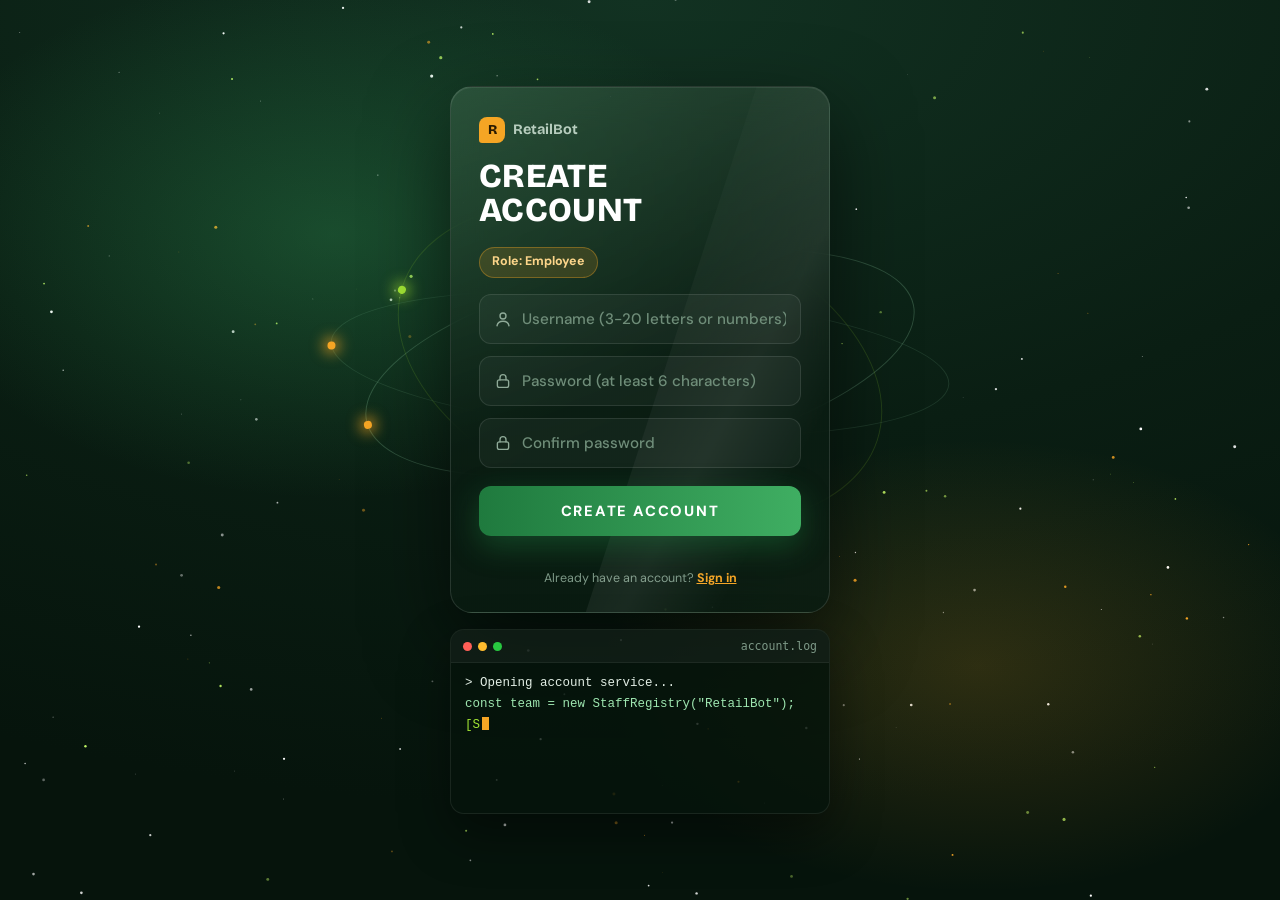
<file: register.html>
<!DOCTYPE html>
<html lang="en">
<head>
  <meta charset="UTF-8">
  <meta name="viewport" content="width=device-width, initial-scale=1.0">
  <title>RetailBot | Create employee account</title>
  <meta name="color-scheme" content="dark">
  <meta name="robots" content="noindex">
  <link rel="preconnect" href="https://fonts.googleapis.com">
  <link rel="preconnect" href="https://fonts.gstatic.com" crossorigin>
  <link href="https://fonts.googleapis.com/css2?family=Bricolage+Grotesque:opsz,wght@12..96,600;12..96,700;12..96,800&family=DM+Sans:wght@400;500;600;700&display=swap" rel="stylesheet">
  <link rel="stylesheet" href="css/style.css">
</head>
<body>
  <!-- REGISTER: hindi naka-link sa login. Buksan nang direkta: register.html -->
  <div class="fx-wrap">
    <canvas id="space" aria-hidden="true"></canvas>
    <div class="nebula" aria-hidden="true"></div>
    <div class="fx-stage">
      <div class="orbits" aria-hidden="true"><i></i><i></i><i></i></div>
      <form id="reg-form" class="fx-card" novalidate>
        <span class="fx-shine" aria-hidden="true"></span>
        <div class="fx-brand"><i>R</i>RetailBot</div>
        <h1>Create<br>account</h1>
        <span class="role-pill">Role: Employee</span>
        <label class="fx-field" for="rg-user"><svg width="18" height="18" viewBox="0 0 24 24" fill="none" stroke="currentColor" stroke-width="1.8" stroke-linecap="round" stroke-linejoin="round" aria-hidden="true"><circle cx="12" cy="8" r="4"/><path d="M4 21c.8-4 4-6 8-6s7.2 2 8 6"/></svg><input id="rg-user" placeholder="Username (3-20 letters or numbers)" autocomplete="username" maxlength="20" aria-label="Username"></label>
        <label class="fx-field" for="rg-pass"><svg width="18" height="18" viewBox="0 0 24 24" fill="none" stroke="currentColor" stroke-width="1.8" stroke-linecap="round" stroke-linejoin="round" aria-hidden="true"><rect x="4.5" y="10.5" width="15" height="10" rx="2.5"/><path d="M8 10.5V7.5a4 4 0 0 1 8 0v3"/></svg><input id="rg-pass" type="password" placeholder="Password (at least 6 characters)" autocomplete="new-password" aria-label="Password"></label>
        <label class="fx-field" for="rg-pass2"><svg width="18" height="18" viewBox="0 0 24 24" fill="none" stroke="currentColor" stroke-width="1.8" stroke-linecap="round" stroke-linejoin="round" aria-hidden="true"><rect x="4.5" y="10.5" width="15" height="10" rx="2.5"/><path d="M8 10.5V7.5a4 4 0 0 1 8 0v3"/></svg><input id="rg-pass2" type="password" placeholder="Confirm password" autocomplete="new-password" aria-label="Confirm password"></label>
        <button class="fx-btn" type="submit"><span class="fx-btn-text">Create account</span><span class="fx-spin" aria-hidden="true"></span></button>
        <div id="rg-msg" class="fx-error" role="alert"></div>
        <p class="fx-note">Already have an account? <a href="index.html">Sign in</a></p>
        <div class="fx-success" aria-hidden="true"><svg viewBox="0 0 100 100" width="110" height="110"><path d="M22 52 L42 72 L80 30"/></svg></div>
      </form>
      <div class="fx-term"><div class="fx-term-bar"><i></i><i></i><i></i><span>account.log</span></div><div id="fx-log" class="fx-log" aria-live="polite"></div></div>
    </div>
  </div>
  <script src="js/login-fx.js"></script>
  <script src="js/register.js"></script>
</body>
</html>
</file>
<file: css/style.css>
/* RetailBot - "Fresh grocery" theme
   Kulay: leaf green (pangunahin), mango (accent), tomato (babala), sa maliwanag na "rice" na background.
   Font: Bricolage Grotesque (headings), DM Sans (body). */
:root{
  color-scheme:light;
  --bg:#E3EADF;            /* sage, mas malamlam */
  --paper:#F7F9F5;          /* off-white na card */
  --leaf:#1F7A3E;          /* primary */
  --leaf-deep:#155C2D;
  --leaf-soft:#E3F1E4;
  --leaf-line:#CFE3D1;
  --mango:#F5A524;         /* accent */
  --mango-soft:#FFF1D6;
  --mango-ink:#8A5400;
  --tomato:#D9472F;        /* danger */
  --tomato-soft:#FDE7E2;
  --sky:#2B6CB0;--sky-soft:#E3EEF9;
  --ink:#14281D;--ink-2:#3B5244;--muted:#6B7F72;
  --line:#D6E0D2;--line-2:#C7D3C3;
  --r-lg:22px;--r-md:16px;--r-sm:11px;
  --sh:0 1px 2px rgba(20,40,29,.05),0 6px 18px rgba(20,40,29,.06);
  --sh-lg:0 20px 50px rgba(20,40,29,.16);
  --f-head:"Bricolage Grotesque","DM Sans",system-ui,sans-serif;
  --f-body:"DM Sans",system-ui,"Segoe UI",Arial,sans-serif;
}
*{box-sizing:border-box}
html{-webkit-text-size-adjust:100%}
body{margin:0;min-height:100vh;font-family:var(--f-body);font-size:14.5px;line-height:1.55;color:var(--ink);background:var(--bg)}
.hidden{display:none!important}
h1,h2,h3,h4{font-family:var(--f-head);color:var(--ink);letter-spacing:-.02em}
.muted{color:var(--muted)}
.small{font-size:.8rem;font-weight:500;font-family:var(--f-body);letter-spacing:0}
.ico{flex:none;display:block}
:focus-visible{outline:3px solid rgba(31,122,62,.35);outline-offset:2px}
::-webkit-scrollbar{width:10px;height:10px}::-webkit-scrollbar-thumb{background:#C9D6C6;border-radius:99px;border:2px solid transparent;background-clip:padding-box}

/* ---------- brand ---------- */
.brand{display:flex;align-items:center;gap:.65rem;font:800 1.5rem var(--f-head);letter-spacing:-.03em;color:var(--ink)}
.brand i{font-style:normal;display:grid;place-items:center;width:38px;height:38px;border-radius:12px 12px 12px 4px;background:var(--leaf);color:#fff;font-size:1.15rem;font-weight:800;
  box-shadow:inset 0 -3px 0 rgba(0,0,0,.15)}

/* ---------- login / register: kalawakan + glass card + terminal (gaya ng video) ---------- */
@property --a{syntax:"<angle>";inherits:false;initial-value:0deg}
.fx-wrap{position:relative;min-height:100vh;display:grid;place-items:center;padding:40px 16px;overflow:hidden;background:radial-gradient(120% 90% at 50% 0%,#123222,#0A1E13 55%,#06140C);color:#E8F2EA;font-family:var(--f-body)}
#space{position:absolute;inset:0;width:100%;height:100%;display:block}
.nebula{position:absolute;inset:-10%;pointer-events:none;transition:opacity 1.2s ease,filter 1.2s ease;
  background:radial-gradient(40% 35% at 30% 30%,rgba(54,166,94,.30),transparent 70%),radial-gradient(35% 30% at 72% 70%,rgba(245,165,36,.16),transparent 70%);
  animation:neb 18s ease-in-out infinite alternate}
@keyframes neb{to{transform:translate(3%,-2%) scale(1.06)}}
.nebula::after{content:"";position:absolute;inset:0;opacity:0;transition:opacity 1.2s ease;
  background:radial-gradient(45% 40% at 70% 25%,rgba(245,165,36,.36),transparent 70%),radial-gradient(45% 40% at 25% 70%,rgba(123,203,58,.32),transparent 70%)}
.fx-wrap.ok .nebula::after{opacity:1}
.fx-stage{position:relative;z-index:1;width:min(380px,100%);display:grid;gap:16px;transition:transform .65s cubic-bezier(.6,0,.4,1),opacity .65s ease,filter .65s ease}
.fx-wrap.leave .fx-stage{transform:scale(1.08);opacity:0;filter:blur(6px)}
/* umiikot na orbit rings sa paligid ng card */
.orbits{position:absolute;left:50%;top:38%;width:0;height:0;pointer-events:none}
.orbits i{position:absolute;left:50%;top:50%;border:1px solid rgba(162,232,187,.22);border-radius:50%;transform:translate(-50%,-50%) rotate(var(--r));animation:orbit var(--d) linear infinite}
.orbits i::after{content:"";position:absolute;top:50%;left:-4px;width:8px;height:8px;border-radius:50%;background:#F5A524;box-shadow:0 0 14px 4px rgba(245,165,36,.75)}
.orbits i:nth-child(1){width:560px;height:200px;--r:-12deg;--d:16s}
.orbits i:nth-child(2){width:500px;height:300px;--r:18deg;--d:22s;border-color:rgba(163,230,53,.16)}
.orbits i:nth-child(2)::after{background:#A3E635;box-shadow:0 0 14px 4px rgba(163,230,53,.7)}
.orbits i:nth-child(3){width:620px;height:140px;--r:4deg;--d:28s;border-color:rgba(162,232,187,.12)}
@keyframes orbit{to{transform:translate(-50%,-50%) rotate(calc(var(--r) + 360deg))}}
/* glass card */
.fx-card{position:relative;overflow:hidden;padding:30px 28px 24px;border-radius:22px;background:linear-gradient(160deg,rgba(64,104,78,.5),rgba(10,28,18,.82) 55%);
  border:1px solid rgba(255,255,255,.12);backdrop-filter:blur(18px);-webkit-backdrop-filter:blur(18px);box-shadow:0 30px 80px rgba(0,0,0,.55),inset 0 1px 0 rgba(255,255,255,.08);
  animation:card-in .8s cubic-bezier(.2,.8,.2,1) both}
@keyframes card-in{from{opacity:0;transform:translateY(18px) scale(.97)}}
.fx-shine{position:absolute;top:-40%;right:-30%;width:70%;height:180%;background:linear-gradient(100deg,transparent,rgba(255,255,255,.07) 40%,transparent 60%);transform:rotate(18deg);pointer-events:none}
/* liwanag na gumagapang sa gilid ng card habang nagve-verify */
.fx-card::before{content:"";position:absolute;inset:0;border-radius:inherit;padding:2px;opacity:0;transition:opacity .3s;pointer-events:none;
  background:conic-gradient(from var(--a),transparent 0 55%,#A3E635 70%,#F5A524 82%,transparent 95%);
  -webkit-mask:linear-gradient(#000 0 0) content-box,linear-gradient(#000 0 0);-webkit-mask-composite:xor;mask-composite:exclude}
.fx-wrap.loading .fx-card::before,.fx-wrap.ok .fx-card::before{opacity:1;animation:trace 1s linear infinite}
.fx-wrap.ok .fx-card::before{background:conic-gradient(from var(--a),#A3E635,#F5A524,#36A65E,#FCD58A,#A3E635)}
@keyframes trace{to{--a:360deg}}
.fx-card.shake{animation:shake .45s ease}
@keyframes shake{20%{transform:translateX(-10px)}40%{transform:translateX(9px)}60%{transform:translateX(-6px)}80%{transform:translateX(4px)}}
.fx-brand{display:flex;align-items:center;gap:.5rem;font:700 .9rem var(--f-head);color:#B7CDBE;margin-bottom:1rem}
.fx-brand i{font-style:normal;display:grid;place-items:center;width:26px;height:26px;border-radius:8px 8px 8px 3px;background:var(--mango);color:#2A1A00;font-size:.85rem;font-weight:800}
.fx-card h1{margin:0 0 1.4rem;font:800 2.1rem/1.02 var(--f-head);text-transform:uppercase;letter-spacing:.01em;color:#fff}
.fx-field{position:relative;display:flex;align-items:center;gap:.65rem;height:50px;padding:0 14px;margin-bottom:12px;border-radius:12px;color:#8FAA98;
  background:rgba(255,255,255,.04);border:1px solid rgba(255,255,255,.1);transition:border-color .25s,box-shadow .25s,background .25s}
.fx-field:hover{border-color:rgba(255,255,255,.2)}
.fx-field:focus-within{color:#F5A524;background:rgba(245,165,36,.05);border-color:transparent;
  box-shadow:0 0 0 1.5px #F5A524,0 0 0 1.5px #F5A524 inset,0 0 22px rgba(245,165,36,.28),0 0 40px rgba(54,166,94,.25)}
.fx-field input,.fx-field input:hover,.fx-field input:focus{flex:1;min-width:0;height:100%;padding:0;border:0;background:transparent;box-shadow:none;outline:none;color:#fff;font:500 .95rem var(--f-body)}
.fx-field input::placeholder{color:#6F8D79}
.fx-field input:-webkit-autofill{-webkit-box-shadow:0 0 0 40px #17301F inset;-webkit-text-fill-color:#fff;caret-color:#fff}
.fx-btn{position:relative;overflow:hidden;width:100%;height:50px;margin-top:6px;border:0;border-radius:12px;cursor:pointer;color:#fff;font:800 .92rem var(--f-body);letter-spacing:.12em;text-transform:uppercase;
  background:linear-gradient(90deg,#1F7A3E,#3FAE62);box-shadow:0 10px 30px rgba(31,122,62,.45);transition:transform .2s,box-shadow .2s,filter .2s}
.fx-btn:hover{transform:translateY(-2px);box-shadow:0 14px 36px rgba(63,174,98,.5),0 0 0 1px rgba(245,165,36,.5);filter:brightness(1.08)}
.fx-btn:focus-visible{outline:2px solid #fff;outline-offset:3px}
/* parang tubig na alon sa button habang naglo-load */
.fx-btn::after{content:"";position:absolute;left:50%;top:50%;width:30px;height:30px;border-radius:50%;background:rgba(255,255,255,.55);transform:translate(-50%,-50%) scale(0);opacity:0}
.fx-wrap.loading .fx-btn::after{animation:ripple 1s ease-out infinite}
@keyframes ripple{0%{transform:translate(-50%,-50%) scale(0);opacity:.7}100%{transform:translate(-50%,-50%) scale(14);opacity:0}}
.fx-spin{position:absolute;left:50%;top:50%;width:22px;height:22px;margin:-11px 0 0 -11px;border-radius:50%;border:2.5px solid rgba(255,255,255,.3);border-top-color:#fff;opacity:0;animation:spin .7s linear infinite}
.fx-wrap.loading .fx-spin{opacity:1}.fx-wrap.loading .fx-btn-text{opacity:0}
@keyframes spin{to{transform:rotate(360deg)}}
.fx-error{min-height:1.2rem;margin-top:.7rem;color:#FF8A8A;font-size:.85rem;font-weight:600;text-align:center}
.fx-note{margin:.2rem 0 0;color:#7E9A88;font-size:.78rem;text-align:center}
.fx-note a{color:#F5A524;font-weight:700}
/* success: nawawala ang laman, lumalabas ang berdeng check */
.fx-card>*:not(.fx-success):not(.fx-shine){transition:opacity .45s ease,filter .45s ease,transform .45s ease}
.fx-wrap.ok .fx-card>*:not(.fx-success):not(.fx-shine){opacity:0;filter:blur(6px);transform:scale(.96)}
.fx-success{position:absolute;inset:0;display:grid;place-items:center;opacity:0;pointer-events:none;transition:opacity .3s ease}
.fx-success svg{fill:none;stroke:#7BE495;stroke-width:9;stroke-linecap:round;stroke-linejoin:round;filter:drop-shadow(0 0 14px rgba(123,228,149,.75));stroke-dasharray:110;stroke-dashoffset:110}
.fx-wrap.ok .fx-success{opacity:1}
.fx-wrap.ok .fx-success svg{animation:draw .6s .25s cubic-bezier(.6,0,.3,1) forwards,popc .6s .25s ease both}
@keyframes draw{to{stroke-dashoffset:0}}
@keyframes popc{0%{transform:scale(.6)}60%{transform:scale(1.12)}100%{transform:scale(1)}}
/* terminal */
.fx-term{border-radius:14px;background:rgba(6,20,12,.82);border:1px solid rgba(255,255,255,.08);box-shadow:0 20px 50px rgba(0,0,0,.45);overflow:hidden;animation:card-in .8s .15s cubic-bezier(.2,.8,.2,1) both}
.fx-term-bar{display:flex;align-items:center;gap:6px;padding:9px 12px;background:rgba(255,255,255,.04);border-bottom:1px solid rgba(255,255,255,.06)}
.fx-term-bar i{width:9px;height:9px;border-radius:50%;background:#FF5F57}.fx-term-bar i:nth-child(2){background:#FEBC2E}.fx-term-bar i:nth-child(3){background:#28C840}
.fx-term-bar span{margin-left:auto;font:500 .72rem ui-monospace,Consolas,monospace;color:#7E9A88}
.fx-log{height:150px;padding:10px 14px;overflow:hidden;font:12.5px/1.65 ui-monospace,"Cascadia Code",Consolas,"Courier New",monospace;color:#B7CDBE;white-space:pre-wrap;word-break:break-word}
.fx-log .ln:last-child::after{content:"";display:inline-block;width:7px;height:13px;margin-left:2px;vertical-align:-2px;background:#F5A524;animation:cursor 1s steps(1) infinite}
@keyframes cursor{50%{opacity:0}}
.t-cmd{color:#E2EEE5}.t-code{color:#9EE6B0}.t-secure{color:#A3E635}.t-info{color:#C8E6B0}.t-pending{color:#FBBF24}
.t-success{color:#7BE495;font-weight:700}.t-error{color:#FF8A8A;font-weight:700}.t-token{color:#5ED6A0}.t-system,.t-status{color:#F5A524}
/* register: role at mensahe */
.role-pill{display:inline-flex;margin:-.6rem 0 1rem;padding:.3rem .75rem;border-radius:99px;background:rgba(245,165,36,.15);border:1px solid rgba(245,165,36,.35);color:#FCD58A;font-size:.78rem;font-weight:700}
.fx-ok{min-height:1.2rem;margin-top:.7rem;color:#7BE495;font-size:.86rem;font-weight:600;text-align:center}
.fx-ok a{color:#F5A524;font-weight:800}
@media(max-width:520px){.fx-card{padding:24px 20px 20px}.fx-card h1{font-size:1.8rem}.orbits i:nth-child(1){width:420px}.orbits i:nth-child(3){width:460px}}

/* ---------- layout ---------- */
.app{display:grid;grid-template-columns:256px 1fr;min-height:100vh}
.sidebar{position:sticky;top:0;height:100vh;display:flex;flex-direction:column;background:linear-gradient(180deg,#123222 0%,#0C2217 100%);border-right:1px solid #0A1C12;box-shadow:4px 0 24px rgba(10,28,18,.18);z-index:5}
.logo{padding:1.5rem 1.3rem 1.4rem;color:#fff}
.logo i{background:var(--mango);color:#2A1A00}
.nav-label{padding:.2rem 1.7rem .5rem;font-size:.76rem;font-weight:600;color:#7E9A88}
#nav{flex:1;padding:.2rem .8rem;overflow:auto;display:flex;flex-direction:column;gap:.2rem}
#nav button{position:relative;display:flex;align-items:center;gap:.8rem;width:100%;text-align:left;background:transparent;border:0;color:#B4C8BA;padding:.74rem .95rem;border-radius:12px;font:600 .92rem var(--f-body);cursor:pointer;
  transition:background .2s ease,color .2s ease,transform .25s cubic-bezier(.2,.8,.2,1);overflow:hidden}
/* kaliwang guhit na lumalaki kapag tinapat ang mouse */
#nav button::before{content:"";position:absolute;left:0;top:50%;width:3px;height:0;border-radius:0 3px 3px 0;background:var(--mango);transform:translateY(-50%);transition:height .25s cubic-bezier(.2,.8,.2,1)}
/* kumikinang na dumadaan kapag tinapat */
#nav button::after{content:"";position:absolute;inset:0;background:linear-gradient(100deg,transparent 30%,rgba(255,255,255,.08) 50%,transparent 70%);transform:translateX(-120%);transition:transform .6s ease}
#nav button:hover{background:rgba(255,255,255,.06);color:#fff;transform:translateX(4px)}
#nav button:hover::before{height:55%}
#nav button:hover::after{transform:translateX(120%)}
#nav button:hover .ico{animation:nav-wiggle .5s ease}
@keyframes nav-wiggle{0%,100%{transform:none}30%{transform:rotate(-12deg) scale(1.15)}60%{transform:rotate(8deg) scale(1.1)}}
#nav button.active{background:linear-gradient(100deg,rgba(245,165,36,.18),rgba(255,255,255,.05));color:#fff;transform:none}
#nav button.active::before{height:70%}
#nav button.active .ico{color:var(--mango)}
#nav button:active{transform:translateX(4px) scale(.98)}
.side-foot{padding:1rem 1.1rem 1.2rem;border-top:1px solid rgba(255,255,255,.08);display:grid;gap:.8rem}
.who{display:flex;align-items:center;gap:.7rem;min-width:0}
.who b{display:block;color:#fff;font-size:.9rem;text-transform:capitalize}.who small{display:block;color:#8FAA98;font-size:.76rem}
.avatar{flex:none;display:grid;place-items:center;width:36px;height:36px;border-radius:50%;background:var(--mango);color:#2A1A00;font:800 .95rem var(--f-head);box-shadow:0 0 0 3px rgba(245,165,36,.2)}
.btn-ghost{width:100%;background:rgba(255,255,255,.04);border:1px solid rgba(255,255,255,.14);color:#D2E0D6;padding:.6rem;border-radius:var(--r-sm);cursor:pointer;font:600 .86rem var(--f-body);transition:.2s}
.btn-ghost:hover{border-color:#E7735F;color:#fff;background:rgba(217,71,47,.85)}
.content{padding:2.2rem 2.6rem 3.5rem;max-width:1480px;width:100%;min-width:0}

/* ---------- page heading ---------- */
.page-head{display:flex;align-items:center;gap:1rem;margin:0 0 1.6rem}
.page-icon{display:grid;place-items:center;flex:0 0 48px;height:48px;border-radius:14px;background:var(--leaf-soft);color:var(--leaf)}
h2.title{margin:0;font-size:2rem;font-weight:800;line-height:1.1;letter-spacing:-.03em}
.sub{color:var(--muted);margin:.25rem 0 0;font-size:.92rem}

/* ---------- dashboard: notification ---------- */
.dash-top{position:relative;z-index:40;display:flex;justify-content:space-between;align-items:flex-start;gap:1rem}
.dash-top .page-head{flex:1;min-width:0}
.notif{position:relative;flex:none}
.notif-btn{position:relative;width:50px;height:50px;border-radius:15px;display:grid;place-items:center;cursor:pointer;background:var(--paper);border:1px solid var(--line-2);color:var(--leaf);box-shadow:var(--sh);transition:border-color .15s,background .15s}
.notif-btn:hover,.notif-btn[aria-expanded="true"]{border-color:var(--leaf);background:var(--leaf-soft)}
.notif-count{position:absolute;top:-7px;right:-7px;min-width:22px;height:22px;padding:0 6px;border-radius:99px;background:var(--tomato);color:#fff;font:700 .74rem var(--f-body);display:grid;place-items:center;border:2px solid var(--bg)}
.notif-panel{position:absolute;right:0;top:calc(100% + 10px);width:min(390px,calc(100vw - 2rem));z-index:60;background:var(--paper);border:1px solid var(--line);border-radius:var(--r-md);box-shadow:var(--sh-lg);overflow:hidden}
.notif-head{padding:.95rem 1.15rem;font:700 1rem var(--f-head);border-bottom:1px solid var(--line);background:var(--leaf-soft);color:var(--leaf-deep)}
.notif-list{max-height:min(430px,60vh);overflow-y:auto;padding:.3rem 0}
.notif-list .muted{padding:.8rem 1.15rem;margin:0}
.notif-item{display:flex;gap:.75rem;align-items:center;padding:.7rem 1.15rem;font-size:.9rem;color:var(--ink-2);border-bottom:1px solid var(--line)}
.notif-item:last-child{border-bottom:0}

/* ---------- hero (dashboard) + price tag ---------- */
.hero{position:relative;overflow:hidden;padding:1.8rem 2rem;margin-bottom:1.4rem;border-radius:var(--r-lg);display:flex;justify-content:space-between;align-items:center;gap:1.5rem;flex-wrap:wrap;
  background:var(--leaf);color:#fff}
.hero::before{content:"";position:absolute;width:260px;height:260px;left:-80px;bottom:-170px;border-radius:50%;background:#2E9150}
.hero>*{position:relative;z-index:1}
.hero h2{margin:0;font-size:2rem;font-weight:800;color:#fff;letter-spacing:-.03em}
.hero p{margin:.35rem 0 0;color:#DDF0E0;font-size:.98rem}
/* Ang "price tag": ang isang bold na elemento ng design */
.tag{position:relative;min-width:230px;padding:1rem 1.4rem 1rem 2.6rem;background:var(--mango);color:#3A2400;border-radius:10px 18px 18px 10px;transform:rotate(-2deg);
  box-shadow:0 10px 24px rgba(0,0,0,.18);display:grid;gap:.1rem}
.tag::before{content:"";position:absolute;left:1rem;top:50%;width:12px;height:12px;margin-top:-6px;border-radius:50%;background:var(--leaf)}
.tag small{font-size:.8rem;font-weight:600;opacity:.85}
.tag b{font:800 2rem var(--f-head);letter-spacing:-.03em;line-height:1.1}

/* ---------- cards / stats ---------- */
.card{position:relative;background:var(--paper);border:1px solid var(--line);border-radius:var(--r-md);padding:1.35rem 1.45rem;margin-bottom:1.2rem;box-shadow:var(--sh)}
.card h3{margin:0 0 1rem;font-size:1.12rem;font-weight:700;display:flex;justify-content:space-between;align-items:center;gap:.8rem}
.stats{display:grid;grid-template-columns:repeat(auto-fit,minmax(190px,1fr));gap:1rem;margin-bottom:1.3rem}
.stat{display:flex;gap:.9rem;align-items:center;background:var(--paper);border:1px solid var(--line);border-radius:var(--r-md);padding:1.1rem 1.15rem;box-shadow:var(--sh)}
.stat .ic{flex:none;display:grid;place-items:center;width:46px;height:46px;border-radius:13px;background:var(--leaf-soft);color:var(--leaf)}
.stat.amb .ic{background:var(--mango-soft);color:var(--mango-ink)}.stat.red .ic{background:var(--tomato-soft);color:var(--tomato)}.stat.blu .ic{background:var(--sky-soft);color:var(--sky)}
.stat .lbl{color:var(--muted);font-size:.82rem;font-weight:600}
.stat .val{font:800 1.6rem var(--f-head);letter-spacing:-.03em;color:var(--ink);margin:.05rem 0;line-height:1.2}
.stat .note{font-size:.76rem;color:var(--muted)}
.grid2{display:grid;grid-template-columns:1.4fr 1fr;gap:1.2rem;align-items:start}

/* ---------- forms ---------- */
input,select{height:2.7rem;padding:.65rem .85rem;border:1px solid var(--line-2);border-radius:var(--r-sm);font:.94rem var(--f-body);background:#FCFDFB;color:var(--ink);transition:border-color .15s,box-shadow .15s,background .15s}
input::placeholder{color:#97A69B}
input:focus,select:focus{outline:0;border-color:var(--leaf);box-shadow:0 0 0 3px rgba(31,122,62,.15);background:#fff}
input[type=file]{height:auto;padding:.45rem;color:var(--muted);max-width:100%}
input[type=file]::file-selector-button{margin-right:.7rem;padding:.4rem .85rem;border:1px solid var(--line-2);border-radius:8px;background:var(--leaf-soft);color:var(--leaf-deep);font:600 .82rem var(--f-body);cursor:pointer}
.form-row{display:grid;grid-template-columns:repeat(auto-fit,minmax(150px,1fr));gap:.9rem;align-items:end}
.form-row label,.dialog label{display:block;font-size:.82rem;font-weight:600;margin-bottom:.35rem;color:var(--ink-2)}
.form-row input,.form-row select{width:100%}
.btn{display:inline-flex;align-items:center;justify-content:center;gap:.45rem;background:var(--leaf);color:#fff;border:1px solid var(--leaf);padding:.64rem 1.15rem;border-radius:var(--r-sm);font:700 .9rem var(--f-body);cursor:pointer;transition:background .15s,border-color .15s,transform .1s;white-space:nowrap}
.btn:hover{background:var(--leaf-deep);border-color:var(--leaf-deep)}
.btn:active{transform:translateY(1px)}
.btn.sec{background:var(--paper);color:var(--leaf-deep);border-color:var(--line-2)}
.btn.sec:hover{border-color:var(--leaf);background:var(--leaf-soft)}
.btn.red{background:var(--tomato);border-color:var(--tomato)}.btn.red:hover{background:#B83A25;border-color:#B83A25}
.btn.sm{padding:.35rem .75rem;font-size:.8rem;border-radius:9px}
.btn:disabled{opacity:.5;cursor:not-allowed}

/* ---------- tables ---------- */
.tbl-wrap{overflow-x:auto}
table{width:100%;border-collapse:collapse;font-size:.9rem}
th{text-align:left;color:var(--muted);font-size:.8rem;font-weight:600;padding:.7rem .75rem;border-bottom:1px solid var(--line-2);white-space:nowrap;background:#EEF3EB}
td{padding:.8rem .75rem;border-bottom:1px solid var(--line);color:var(--ink-2);vertical-align:middle}
tbody tr:last-child td{border-bottom:0}
tbody tr:hover td{background:#FAFCF8}
td b{color:var(--ink);font-weight:650;text-transform:capitalize}td small{color:var(--muted)}
.badge{display:inline-block;padding:.22rem .65rem;border-radius:99px;font-size:.75rem;font-weight:700;white-space:nowrap}
.b-ok{background:var(--leaf-soft);color:var(--leaf-deep)}.b-low{background:var(--mango-soft);color:var(--mango-ink)}.b-bad{background:var(--tomato-soft);color:#A8321D}
.msg{padding:.75rem 1rem;border-radius:12px;margin-bottom:1rem;font-size:.88rem;font-weight:600;border:1px solid transparent}
.msg.ok{background:var(--leaf-soft);border-color:var(--leaf-line);color:var(--leaf-deep)}.msg.err{background:var(--tomato-soft);border-color:#F4C3B8;color:#A8321D}.msg.info{background:var(--sky-soft);border-color:#C4D9EF;color:var(--sky)}

/* ---------- scanner / cart ---------- */
#reader{width:100%;max-width:460px;min-height:60px;border-radius:var(--r-md);overflow:hidden;margin-bottom:1rem;border:1px solid var(--line-2);background:#F8FAF6}
#reader video{border-radius:12px}
#reader button{padding:.45rem .85rem;border-radius:9px;border:1px solid var(--leaf);background:var(--leaf);color:#fff;font-family:inherit;font-weight:600;cursor:pointer}
#reader a,#reader span{color:var(--muted)!important}
.row{display:flex;gap:.6rem;flex-wrap:wrap;margin-bottom:1rem;align-items:center}
.row input{flex:1;min-width:180px}
.total{display:flex;justify-content:space-between;font:800 1.5rem var(--f-head);letter-spacing:-.02em;margin:1.1rem 0;padding-top:1rem;border-top:2px dashed var(--line-2);color:var(--ink)}
.qty{display:inline-flex;align-items:center;gap:.7rem;font-weight:700}
.dot{width:9px;height:9px;border-radius:50%;flex:none;background:var(--leaf)}.dot.red{background:var(--tomato)}.dot.amb{background:var(--mango)}
.bars{display:flex;align-items:flex-end;gap:1rem;height:220px;padding-top:.6rem}
.bar{flex:1;display:flex;flex-direction:column;justify-content:flex-end;align-items:center;gap:.4rem;height:100%;font-size:.8rem;color:var(--muted)}
.bar span{width:100%;max-width:58px;border-radius:10px 10px 3px 3px;background:var(--leaf);min-height:4px}
.bar:last-child span{background:var(--mango)}
.bar b{color:var(--ink-2);font-size:.74rem;font-weight:650;min-height:1em}
.rank{display:flex;justify-content:space-between;padding:.7rem 0;border-bottom:1px solid var(--line);color:var(--ink-2);text-transform:capitalize}.rank:last-child{border-bottom:0}
.spanel{background:#F8FAF6;border:1px solid var(--line);border-radius:12px;padding:.9rem 1rem;margin-top:.8rem;line-height:1.7}.spanel h4{margin:0 0 .3rem;font-size:1.1rem}

/* ---------- chat ---------- */
.chat-layout{display:grid;grid-template-columns:250px 1fr;gap:1.2rem;align-items:stretch}
.chat-layout.solo{grid-template-columns:1fr}
.chat-history{background:var(--paper);border:1px solid var(--line);border-radius:var(--r-md);padding:1rem;box-shadow:var(--sh);height:calc(100vh - 190px);min-height:460px;overflow-y:auto;display:flex;flex-direction:column;gap:.25rem}
.new-chat{width:100%;margin-bottom:.8rem}
.hist-title{font-size:.8rem;font-weight:600;color:var(--muted);padding:.2rem .4rem .4rem}
.hist{display:flex;align-items:center;border-radius:10px;transition:background .12s}
.hist:hover{background:#F3F7F1}
.hist.active{background:var(--leaf-soft)}
.hist-open{flex:1;min-width:0;text-align:left;background:none;border:0;padding:.6rem .55rem;cursor:pointer;font-family:inherit;color:var(--ink-2)}
.hist-open span{display:block;font-size:.88rem;font-weight:600;white-space:nowrap;overflow:hidden;text-overflow:ellipsis;color:var(--ink)}
.hist-open small{font-size:.74rem;color:var(--muted)}
.hist-del{flex:none;background:none;border:0;color:var(--muted);padding:.4rem;border-radius:8px;cursor:pointer;opacity:0;transition:opacity .12s}
.hist:hover .hist-del,.hist.active .hist-del,.hist-del:focus-visible{opacity:1}
.hist-del:hover{color:var(--tomato);background:var(--tomato-soft)}
.hist-empty{color:var(--muted);font-size:.85rem;padding:.4rem}
.hist-user{font-weight:700;color:var(--leaf-deep)}.hist-user.emp{color:var(--mango-ink)}
.view-note{padding:.6rem 1.3rem;background:var(--mango-soft);color:var(--mango-ink);font-size:.85rem;border-bottom:1px solid #F3DDAE}
.chat{display:flex;flex-direction:column;height:calc(100vh - 190px);min-height:460px;padding:0;margin:0;overflow:hidden}
.chat-top{display:flex;align-items:center;gap:.8rem;padding:.9rem 1.3rem;border-bottom:1px solid var(--line)}
.chat-top>div{flex:1}
.chat-top b{display:block;font:700 1.02rem var(--f-head)}
.chat-top small{display:flex;align-items:center;gap:.4rem;color:var(--muted);font-size:.78rem}
.online{width:8px;height:8px;border-radius:50%;background:#2FB45A;box-shadow:0 0 0 3px rgba(47,180,90,.18)}
.bot-ava{flex:none;display:grid;place-items:center;width:34px;height:34px;border-radius:11px 11px 11px 3px;background:var(--leaf);color:#fff}
.bot-ava.big{width:42px;height:42px;border-radius:13px 13px 13px 4px}
.me-ava{flex:none;display:grid;place-items:center;width:34px;height:34px;border-radius:50%;background:var(--mango-soft);color:var(--mango-ink);font:800 .9rem var(--f-head)}
.msgs{flex:1;overflow:auto;padding:1.4rem 1.3rem;display:flex;flex-direction:column;gap:1rem;background:#EFF4EC}
.row-msg{display:flex;gap:.65rem;align-items:flex-end;max-width:min(78%,640px)}
.row-msg.me{align-self:flex-end}
.bub{padding:.72rem 1rem;border-radius:18px;line-height:1.55;font-size:.94rem}
.bub p{margin:0 0 .35rem}.bub p:last-child{margin:0}
.bub ul{margin:.2rem 0 .35rem;padding-left:1.15rem}.bub li{margin:.12rem 0}
.bub.bot{background:var(--paper);border:1px solid var(--line);border-bottom-left-radius:5px;color:var(--ink-2)}
.bub.bot b{color:var(--ink)}
.bub.me{background:var(--leaf);color:#fff;border-bottom-right-radius:5px;white-space:pre-wrap}
/* "typing" na tatlong tuldok */
.typing{display:flex;gap:5px;align-items:center;padding:.95rem 1.1rem}
.typing i{width:7px;height:7px;border-radius:50%;background:var(--leaf);opacity:.35;animation:blink 1.2s infinite}
.typing i:nth-child(2){animation-delay:.2s}.typing i:nth-child(3){animation-delay:.4s}
@keyframes blink{0%,80%,100%{opacity:.25;transform:translateY(0)}40%{opacity:1;transform:translateY(-3px)}}
.chips{display:flex;gap:.5rem;flex-wrap:wrap;padding:.9rem 1.3rem 0;background:#EFF4EC}
.chip{border:1px solid var(--leaf-line);background:var(--paper);border-radius:99px;padding:.42rem .95rem;font:600 .82rem var(--f-body);color:var(--leaf-deep);cursor:pointer;transition:.15s}
.chip:hover{background:var(--leaf-soft);border-color:var(--leaf)}
.chatbar{display:flex;gap:.6rem;padding:.9rem 1.3rem 1.1rem;background:#EFF4EC}
.chatbar input{flex:1;height:3rem;border-radius:14px;background:#FCFDFB}
.send{flex:none;width:3rem;height:3rem;border-radius:14px;border:0;background:var(--leaf);color:#fff;display:grid;place-items:center;cursor:pointer;transition:background .15s}
.send:hover{background:var(--leaf-deep)}.send:disabled{background:#A9C3AF;cursor:wait}

/* ---------- modal / receipt ---------- */
.modal{position:fixed;inset:0;background:rgba(20,40,29,.45);backdrop-filter:blur(4px);display:grid;place-items:center;padding:20px;z-index:50}
.receipt{background:#fff;color:#111;width:100%;max-width:360px;padding:24px;border-radius:12px;max-height:90vh;overflow:auto;box-shadow:var(--sh-lg);font-family:"Courier New",monospace;font-size:13px}
.receipt h4{text-align:center;margin:0 0 4px;font:800 18px "Courier New",monospace;color:#111}.receipt .c{text-align:center;color:#555}
.receipt hr{border:0;border-top:1px dashed #94a3b8;margin:12px 0}
.receipt .ln{display:flex;justify-content:space-between;gap:10px;margin:4px 0}
.dialog,.editbox{background:var(--paper);color:var(--ink);border:1px solid var(--line);width:100%;max-width:440px;padding:1.6rem;border-radius:var(--r-lg);max-height:90vh;overflow:auto;box-shadow:var(--sh-lg)}
.dialog h3,.editbox h3{margin:0 0 12px;font-size:1.2rem}.dialog input,.dialog select{width:100%}.dialog label{margin-top:1rem}


/* ---------- Dashboard animations ("parang GIF") ---------- */
/* banner: gumagalaw na kulay + lumulutang na icons */
.hero{isolation:isolate}
.hero::before{display:none}
.hb{position:absolute;border-radius:50%;filter:blur(40px);z-index:0;pointer-events:none}
.hb1{width:340px;height:340px;left:-90px;bottom:-200px;background:#36A65E;animation:hb1 14s ease-in-out infinite alternate}
.hb2{width:260px;height:260px;right:22%;top:-170px;background:#F5A524;opacity:.45;animation:hb2 17s ease-in-out infinite alternate}
.hb3{width:220px;height:220px;left:38%;bottom:-170px;background:#8AD14A;opacity:.35;animation:hb3 20s ease-in-out infinite alternate}
@keyframes hb1{to{transform:translate(260px,-60px) scale(1.2)}}
@keyframes hb2{to{transform:translate(-220px,90px) scale(.85)}}
@keyframes hb3{to{transform:translate(180px,-80px) scale(1.25)}}
.hf{position:absolute;z-index:0;color:rgba(255,255,255,.16);pointer-events:none;animation:hfloat 9s ease-in-out infinite}
.hf1{left:46%;top:16%}.hf2{left:58%;bottom:12%;animation-delay:-2s;animation-duration:11s}.hf3{left:68%;top:12%;animation-delay:-5s}
.hf4{left:34%;bottom:10%;animation-delay:-3s;animation-duration:12s}.hf5{left:78%;bottom:18%;animation-delay:-7s;animation-duration:10s}
@keyframes hfloat{0%,100%{transform:translateY(0) rotate(-8deg)}50%{transform:translateY(-14px) rotate(10deg)}}
.hero h2,.hero p{animation:rise-in .7s cubic-bezier(.2,.8,.2,1) both}.hero p{animation-delay:.12s}
@keyframes rise-in{from{opacity:0;transform:translateY(12px)}to{opacity:1;transform:none}}
/* price tag: umuugoy na parang nakasabit */
.tag{transform-origin:12% 50%;animation:swing 4.5s ease-in-out infinite}
@keyframes swing{0%,100%{transform:rotate(-3deg)}50%{transform:rotate(1.5deg)}}
.tag::after{content:"";position:absolute;inset:0;border-radius:inherit;background:linear-gradient(110deg,transparent 35%,rgba(255,255,255,.45) 50%,transparent 65%);background-size:250% 100%;animation:shine 3.5s ease-in-out infinite;pointer-events:none}
@keyframes shine{0%{background-position:150% 0}60%,100%{background-position:-60% 0}}
.dash-top~.stats{grid-template-columns:repeat(5,minmax(0,1fr))}
.dash-top~.stats .stat{padding:1rem}.dash-top~.stats .stat .val{font-size:clamp(1.15rem,1.55vw,1.6rem);white-space:nowrap}
@media(max-width:1400px){.dash-top~.stats{grid-template-columns:repeat(3,minmax(0,1fr))}}
@media(max-width:900px){.dash-top~.stats{grid-template-columns:1fr 1fr}}
/* stat cards: pasok isa-isa + kumikinang + lumulutang na icon */
.dash-top~.stats .stat{position:relative;overflow:hidden;animation:rise-in .6s cubic-bezier(.2,.8,.2,1) both}
.dash-top~.stats .stat:nth-child(2){animation-delay:.07s}.dash-top~.stats .stat:nth-child(3){animation-delay:.14s}
.dash-top~.stats .stat:nth-child(4){animation-delay:.21s}.dash-top~.stats .stat:nth-child(5){animation-delay:.28s}
.dash-top~.stats .stat::after{content:"";position:absolute;inset:0;background:linear-gradient(110deg,transparent 40%,rgba(31,122,62,.07) 50%,transparent 60%);background-size:250% 100%;animation:shine 6s ease-in-out infinite;pointer-events:none}
.dash-top~.stats .stat .ic{animation:bob 3.2s ease-in-out infinite}
.dash-top~.stats .stat:nth-child(2) .ic{animation-delay:-.6s}.dash-top~.stats .stat:nth-child(3) .ic{animation-delay:-1.2s}
.dash-top~.stats .stat:nth-child(4) .ic{animation-delay:-1.8s}.dash-top~.stats .stat:nth-child(5) .ic{animation-delay:-2.4s}
@keyframes bob{0%,100%{transform:translateY(0)}50%{transform:translateY(-4px)}}
.stat.red .ic{animation-name:bob-alert}
@keyframes bob-alert{0%,100%{transform:translateY(0);box-shadow:0 0 0 0 rgba(217,71,47,0)}50%{transform:translateY(-4px);box-shadow:0 0 0 6px rgba(217,71,47,.12)}}
/* chart: tumutubo ang bars, may liwanag na umaakyat, kumikislap ang bar ngayong araw */
.bar span{height:var(--h);position:relative;overflow:hidden;transform-origin:bottom;animation:grow 1s cubic-bezier(.2,.8,.2,1) both;animation-delay:calc(var(--i) * 90ms)}
.bar span::after{content:"";position:absolute;inset:0;background:linear-gradient(0deg,transparent 0%,rgba(255,255,255,.35) 45%,transparent 70%);background-size:100% 260%;animation:flow 2.6s linear infinite;animation-delay:calc(var(--i) * -.35s)}
@keyframes grow{from{transform:scaleY(0)}to{transform:scaleY(1)}}
@keyframes flow{from{background-position:0 160%}to{background-position:0 -100%}}
.bar.now span{box-shadow:0 0 0 0 rgba(245,165,36,.5);animation:grow 1s cubic-bezier(.2,.8,.2,1) both,glow 2s ease-in-out 1.2s infinite;animation-delay:calc(var(--i) * 90ms),1.2s}
@keyframes glow{0%,100%{box-shadow:0 0 0 0 rgba(245,165,36,.45)}50%{box-shadow:0 0 0 8px rgba(245,165,36,0)}}
.bar b{animation:rise-in .5s ease both;animation-delay:calc(var(--i) * 90ms + .5s)}
.bar:hover span{filter:brightness(1.12)}
/* notification badge: pulse */
.notif-count{animation:pulse-badge 1.8s ease-out infinite}
@keyframes pulse-badge{0%{box-shadow:0 0 0 0 rgba(217,71,47,.55)}70%{box-shadow:0 0 0 10px rgba(217,71,47,0)}100%{box-shadow:0 0 0 0 rgba(217,71,47,0)}}
.notif-panel:not(.hidden){animation:pop .18s ease-out}
@keyframes pop{from{opacity:0;transform:translateY(-6px) scale(.98)}to{opacity:1;transform:none}}
/* table rows: lumalabas isa-isa; kumikislap ang "Expired" */
.dash-top~.card tbody tr{animation:rise-in .45s ease both;animation-delay:calc(min(var(--i, 0), 12) * 50ms + .3s)}
.dash-top~.card .b-bad{animation:blink-bad 2.4s ease-in-out infinite}
@keyframes blink-bad{0%,100%{box-shadow:0 0 0 0 rgba(217,71,47,0)}50%{box-shadow:0 0 0 3px rgba(217,71,47,.15)}}


/* ---------- Professional polish: galaw kapag tinapat ang mouse ---------- */
/* bawat page: smooth na pagpasok */
.content>*{animation:page-in .4s cubic-bezier(.2,.8,.2,1) both}
.content>*:nth-child(2){animation-delay:.05s}.content>*:nth-child(3){animation-delay:.1s}.content>*:nth-child(4){animation-delay:.15s}.content>*:nth-child(5){animation-delay:.2s}
@keyframes page-in{from{opacity:0;transform:translateY(10px)}to{opacity:1;transform:none}}
.page-icon{transition:transform .4s cubic-bezier(.2,.8,.2,1),background .2s}
.page-head:hover .page-icon{transform:rotate(-8deg) scale(1.08);background:#D3E8D5}
/* cards: umaangat */
.card,.stat{transition:transform .25s cubic-bezier(.2,.8,.2,1),box-shadow .25s,border-color .25s}
.card:hover{transform:translateY(-2px);box-shadow:0 2px 4px rgba(20,40,29,.05),0 14px 32px rgba(20,40,29,.10);border-color:var(--leaf-line)}
.chat.card:hover,.card:has(table):hover{transform:none}
.stat:hover{transform:translateY(-4px);box-shadow:0 18px 36px rgba(20,40,29,.13);border-color:var(--leaf-line)}
.stat .ic{transition:transform .35s cubic-bezier(.2,.8,.2,1)}
.stat:hover .ic{transform:rotate(-10deg) scale(1.12)!important}
/* buttons: umaangat + kumikinang */
.btn{position:relative;overflow:hidden;box-shadow:0 1px 2px rgba(20,40,29,.1)}
.btn::after{content:"";position:absolute;inset:0;background:linear-gradient(100deg,transparent 30%,rgba(255,255,255,.3) 50%,transparent 70%);transform:translateX(-130%);transition:transform .55s ease}
.btn:hover{transform:translateY(-2px);box-shadow:0 8px 18px rgba(31,122,62,.25)}
.btn:hover::after{transform:translateX(130%)}
.btn.sec:hover{box-shadow:0 8px 18px rgba(20,40,29,.1)}
.btn.red:hover{box-shadow:0 8px 18px rgba(217,71,47,.28)}
.btn:disabled:hover{transform:none;box-shadow:none}
/* table rows: may berdeng guhit sa kaliwa kapag tinapat */
tbody tr td{transition:background .15s}
tbody tr:hover td{background:#EAF2E7}
tbody tr:hover td:first-child{box-shadow:inset 3px 0 0 var(--leaf)}
/* inputs */
input:hover:not(:focus):not(:disabled),select:hover:not(:focus){border-color:#A9BCA6;background:#fff}
/* chips, history, notification */
.chip{transition:transform .2s cubic-bezier(.2,.8,.2,1),background .15s,border-color .15s,box-shadow .2s}
.chip:hover{transform:translateY(-2px);box-shadow:0 6px 14px rgba(31,122,62,.14)}
.hist{transition:background .15s,transform .2s cubic-bezier(.2,.8,.2,1)}
.hist:hover{transform:translateX(3px)}
.notif-btn{transition:border-color .15s,background .15s,transform .2s}
.notif-btn:hover{transform:translateY(-2px)}
.notif-btn:hover .ico{animation:env-shake .5s ease}
@keyframes env-shake{0%,100%{transform:none}25%{transform:rotate(-12deg)}50%{transform:rotate(10deg)}75%{transform:rotate(-6deg)}}
.notif-item{transition:background .15s,padding .2s}
.notif-item:hover{background:#EEF4EB;padding-left:1.4rem}
.send:hover{transform:scale(1.06) rotate(-8deg)}
.send{transition:background .15s,transform .2s cubic-bezier(.2,.8,.2,1)}
.who .avatar{transition:transform .3s}
.side-foot:hover .avatar{transform:rotate(-10deg) scale(1.08)}
.bub{animation:page-in .3s ease both}

/* ---------- Sales & Reports: period filter + rank bars ---------- */
.range{display:inline-flex;gap:.25rem;padding:.3rem;margin:0 0 1.2rem;background:var(--paper);border:1px solid var(--line);border-radius:14px;box-shadow:var(--sh)}
.range button{border:0;background:transparent;padding:.5rem 1rem;border-radius:10px;font:600 .88rem var(--f-body);color:var(--ink-2);cursor:pointer;transition:background .2s,color .2s,transform .2s}
.range button:hover{background:var(--leaf-soft);color:var(--leaf-deep);transform:translateY(-1px)}
.range button.on{background:var(--leaf);color:#fff;box-shadow:0 6px 14px rgba(31,122,62,.25)}
.rank{position:relative;flex-wrap:wrap}
.rank-bar{flex-basis:100%;height:6px;margin-top:.45rem;border-radius:99px;background:var(--leaf-soft);overflow:hidden;position:relative}
.rank-bar::after{content:"";position:absolute;inset:0;width:var(--w);border-radius:99px;background:linear-gradient(90deg,var(--leaf),#4FB06F);animation:bar-x 1s cubic-bezier(.2,.8,.2,1) both}
.rank:first-child .rank-bar::after{background:linear-gradient(90deg,var(--mango),#F7C460)}
@keyframes bar-x{from{width:0}}

/* ---------- Pagpasok sa system (welcome screen + pagbuo ng dashboard) ---------- */
.boot-screen{position:fixed;z-index:200;overflow:hidden;border-radius:22px;color:#E8F2EA;font-family:var(--f-body);
  background:radial-gradient(1px 1px at 12% 18%,#fff,transparent),radial-gradient(1px 1px at 78% 12%,#fff,transparent),radial-gradient(1.5px 1.5px at 42% 82%,#FCD58A,transparent),
    radial-gradient(1px 1px at 88% 66%,#BEF264,transparent),radial-gradient(1px 1px at 24% 58%,#fff,transparent),radial-gradient(1.5px 1.5px at 62% 34%,#fff,transparent),
    radial-gradient(45% 40% at 20% 20%,rgba(245,165,36,.30),transparent 70%),radial-gradient(45% 45% at 82% 78%,rgba(123,203,58,.28),transparent 70%),
    radial-gradient(40% 40% at 60% 30%,rgba(54,166,94,.35),transparent 70%),#0A1E13;
  border:1px solid rgba(255,255,255,.14);box-shadow:0 30px 80px rgba(0,0,0,.6);
  transition:left .8s cubic-bezier(.7,0,.2,1),top .8s cubic-bezier(.7,0,.2,1),width .8s cubic-bezier(.7,0,.2,1),height .8s cubic-bezier(.7,0,.2,1),border-radius .8s,opacity .7s ease,transform .7s ease,filter .7s ease}
.boot-screen.expand{left:0!important;top:0!important;width:100vw!important;height:100vh!important;border-radius:0}
.boot-screen.reveal{opacity:0;transform:scale(1.04);filter:blur(10px);pointer-events:none}
.boot-inner{position:absolute;inset:0;display:flex;flex-direction:column;align-items:center;justify-content:center;gap:18px;padding:24px;text-align:center}
.boot-inner>*{opacity:0;animation:boot-in .6s cubic-bezier(.2,.8,.2,1) forwards}
.boot-inner>:nth-child(1){animation-delay:.55s}.boot-inner>:nth-child(2){animation-delay:.7s}.boot-inner>:nth-child(3){animation-delay:.9s}
.boot-inner>:nth-child(4){animation-delay:1s}.boot-inner>:nth-child(5){animation-delay:1.05s}
@keyframes boot-in{from{opacity:0;transform:translateY(16px) scale(.97)}to{opacity:1;transform:none}}
.boot-head small{display:block;font:600 1rem var(--f-head);color:#C8DCCD;letter-spacing:.06em;text-transform:uppercase}
.boot-head b{display:block;font:800 clamp(2rem,5vw,3.2rem)/1 var(--f-head);text-transform:uppercase;letter-spacing:.02em;color:#fff;text-shadow:0 0 30px rgba(245,165,36,.45)}
.boot-head span{display:inline-flex;align-items:center;gap:.45rem;margin-top:.6rem;padding:.3rem .8rem;border-radius:99px;background:rgba(255,255,255,.07);border:1px solid rgba(255,255,255,.12);font-size:.82rem;color:#C8DCCD}
.boot-dot{width:8px;height:8px;border-radius:50%;background:#7BE495;box-shadow:0 0 10px #7BE495}
/* holographic na singsing na may waveform */
.holo{position:relative;width:280px;height:200px}
.holo svg{position:absolute;inset:0;width:100%;height:100%;overflow:visible}
.holo ellipse{fill:none;stroke:url(#hg);filter:drop-shadow(0 0 6px rgba(163,230,53,.7))}
.holo .e1{stroke-width:3;stroke-dasharray:60 22;animation:dash 3s linear infinite}
.holo .e2{stroke-width:1.5;opacity:.7;stroke-dasharray:14 10;animation:dash 2.2s linear infinite reverse}
.holo .e3{stroke-width:1;opacity:.35;stroke-dasharray:4 8;animation:dash 6s linear infinite}
@keyframes dash{to{stroke-dashoffset:-330}}
.holo-wave{position:absolute;inset:0}
.holo-wave i{position:absolute;width:2.5px;height:var(--h);margin-left:-1.25px;transform:translateY(-100%);transform-origin:bottom;border-radius:2px;
  background:linear-gradient(0deg,rgba(123,228,149,.15),#7BE495 55%,#F0FFF3);box-shadow:0 0 6px rgba(123,228,149,.8);animation:spike var(--d) ease-in-out infinite alternate}
@keyframes spike{from{transform:translateY(-100%) scaleY(.15)}to{transform:translateY(-100%) scaleY(1)}}
.holo-core{position:absolute;left:50%;top:128px;width:70px;height:22px;margin:-11px 0 0 -35px;border-radius:50%;background:radial-gradient(closest-side,rgba(245,165,36,.65),transparent);filter:blur(4px);animation:core 1.6s ease-in-out infinite alternate}
@keyframes core{to{transform:scale(1.4);opacity:.6}}
.boot-chips{display:flex;gap:10px;flex-wrap:wrap;justify-content:center}
.boot-chip{min-width:120px;padding:.6rem .95rem;border-radius:12px;background:rgba(255,255,255,.06);border:1px solid rgba(255,255,255,.12);backdrop-filter:blur(8px);text-align:left;
  opacity:0;animation:boot-in .5s cubic-bezier(.2,.8,.2,1) forwards;animation-delay:calc(1.1s + var(--i) * .15s)}
.boot-chip small{display:block;font-size:.72rem;color:#9DB5A5}.boot-chip b{font:800 1.15rem var(--f-head);color:#fff}
.boot-bar{width:min(320px,80vw);height:4px;border-radius:99px;background:rgba(255,255,255,.1);overflow:hidden}
.boot-bar span{display:block;height:100%;width:0;border-radius:inherit;background:linear-gradient(90deg,#36A65E,#A3E635,#F5A524);box-shadow:0 0 12px rgba(163,230,53,.7);animation:fill 2.1s .8s cubic-bezier(.4,0,.2,1) forwards}
@keyframes fill{to{width:100%}}
.boot-log{width:min(420px,90vw);min-height:96px;padding:10px 14px;border-radius:12px;background:rgba(6,20,12,.75);border:1px solid rgba(255,255,255,.08);text-align:left;
  font:12.5px/1.65 ui-monospace,"Cascadia Code",Consolas,"Courier New",monospace;color:#B7CDBE}
.boot-log .ln:last-child::after{content:"";display:inline-block;width:7px;height:13px;margin-left:2px;vertical-align:-2px;background:#F5A524;animation:cursor 1s steps(1) infinite}
/* pagbuo ng dashboard pagkatapos ng welcome screen */
#app.boot .sidebar{animation:boot-side .75s cubic-bezier(.2,.8,.2,1) both}
@keyframes boot-side{from{transform:translateX(-100%);opacity:.4}}
#app.boot #nav button{animation:boot-nav .5s cubic-bezier(.2,.8,.2,1) both}
#app.boot #nav button:nth-child(1){animation-delay:.3s}#app.boot #nav button:nth-child(2){animation-delay:.36s}#app.boot #nav button:nth-child(3){animation-delay:.42s}
#app.boot #nav button:nth-child(4){animation-delay:.48s}#app.boot #nav button:nth-child(5){animation-delay:.54s}#app.boot #nav button:nth-child(6){animation-delay:.6s}#app.boot #nav button:nth-child(7){animation-delay:.66s}
@keyframes boot-nav{from{opacity:0;transform:translateX(-24px)}}
#app.boot .content>*{animation:boot-pop .75s cubic-bezier(.2,.8,.2,1) both}
#app.boot .content>*:nth-child(1){animation-delay:.25s}#app.boot .content>*:nth-child(2){animation-delay:.4s}#app.boot .content>*:nth-child(3){animation-delay:.55s}
#app.boot .content>*:nth-child(4){animation-delay:.7s}#app.boot .content>*:nth-child(5){animation-delay:.85s}#app.boot .content>*:nth-child(6){animation-delay:1s}
@keyframes boot-pop{from{opacity:0;transform:translateY(28px) scale(.97);filter:blur(6px)}}
#app.boot .stat{animation:boot-stat .8s cubic-bezier(.2,.8,.2,1) both}
#app.boot .stat:nth-child(1){animation-delay:.6s}#app.boot .stat:nth-child(2){animation-delay:.7s}#app.boot .stat:nth-child(3){animation-delay:.8s}#app.boot .stat:nth-child(4){animation-delay:.9s}#app.boot .stat:nth-child(5){animation-delay:1s}
@keyframes boot-stat{0%{opacity:0;transform:scale(.85)}60%{opacity:1;box-shadow:0 0 0 2px rgba(245,165,36,.6),0 0 30px rgba(245,165,36,.35)}100%{opacity:1;transform:none}}
#app.boot .side-foot{animation:boot-nav .6s .7s cubic-bezier(.2,.8,.2,1) both}

/* ---------- responsive / print / motion ---------- */
@media(max-width:1000px){.grid2{grid-template-columns:1fr}.content{padding:1.6rem 1.4rem 3rem}.chat-layout{grid-template-columns:1fr}.chat-history{height:auto;min-height:0;max-height:220px}}
@media(max-width:900px){
  .app{grid-template-columns:1fr}.sidebar{position:static;height:auto;border-right:0}.nav-label{display:none}#nav button:hover{transform:none}
  #nav{flex-direction:row;flex-wrap:wrap;padding-bottom:.8rem}#nav button{width:auto}
  .side-foot{grid-template-columns:1fr auto;align-items:center}.btn-ghost{width:auto;padding:.6rem 1rem}
  .page-icon{display:none}h2.title{font-size:1.6rem}.stats{grid-template-columns:1fr 1fr}.stat{flex-direction:column;align-items:flex-start}td{white-space:nowrap}.hero h2{font-size:1.55rem}.tag{min-width:0;width:100%;transform:none}
  .row-msg{max-width:92%}.chat{height:calc(100vh - 140px)}
}
@media(prefers-reduced-motion:reduce){*{animation:none!important;transition:none!important}.tag{transform:none}.orbits{display:none}}
@media print{body *{visibility:hidden}#modal,#modal *{visibility:visible}#modal{position:absolute;inset:0;background:#fff}.no-print{display:none!important}}
</file>
